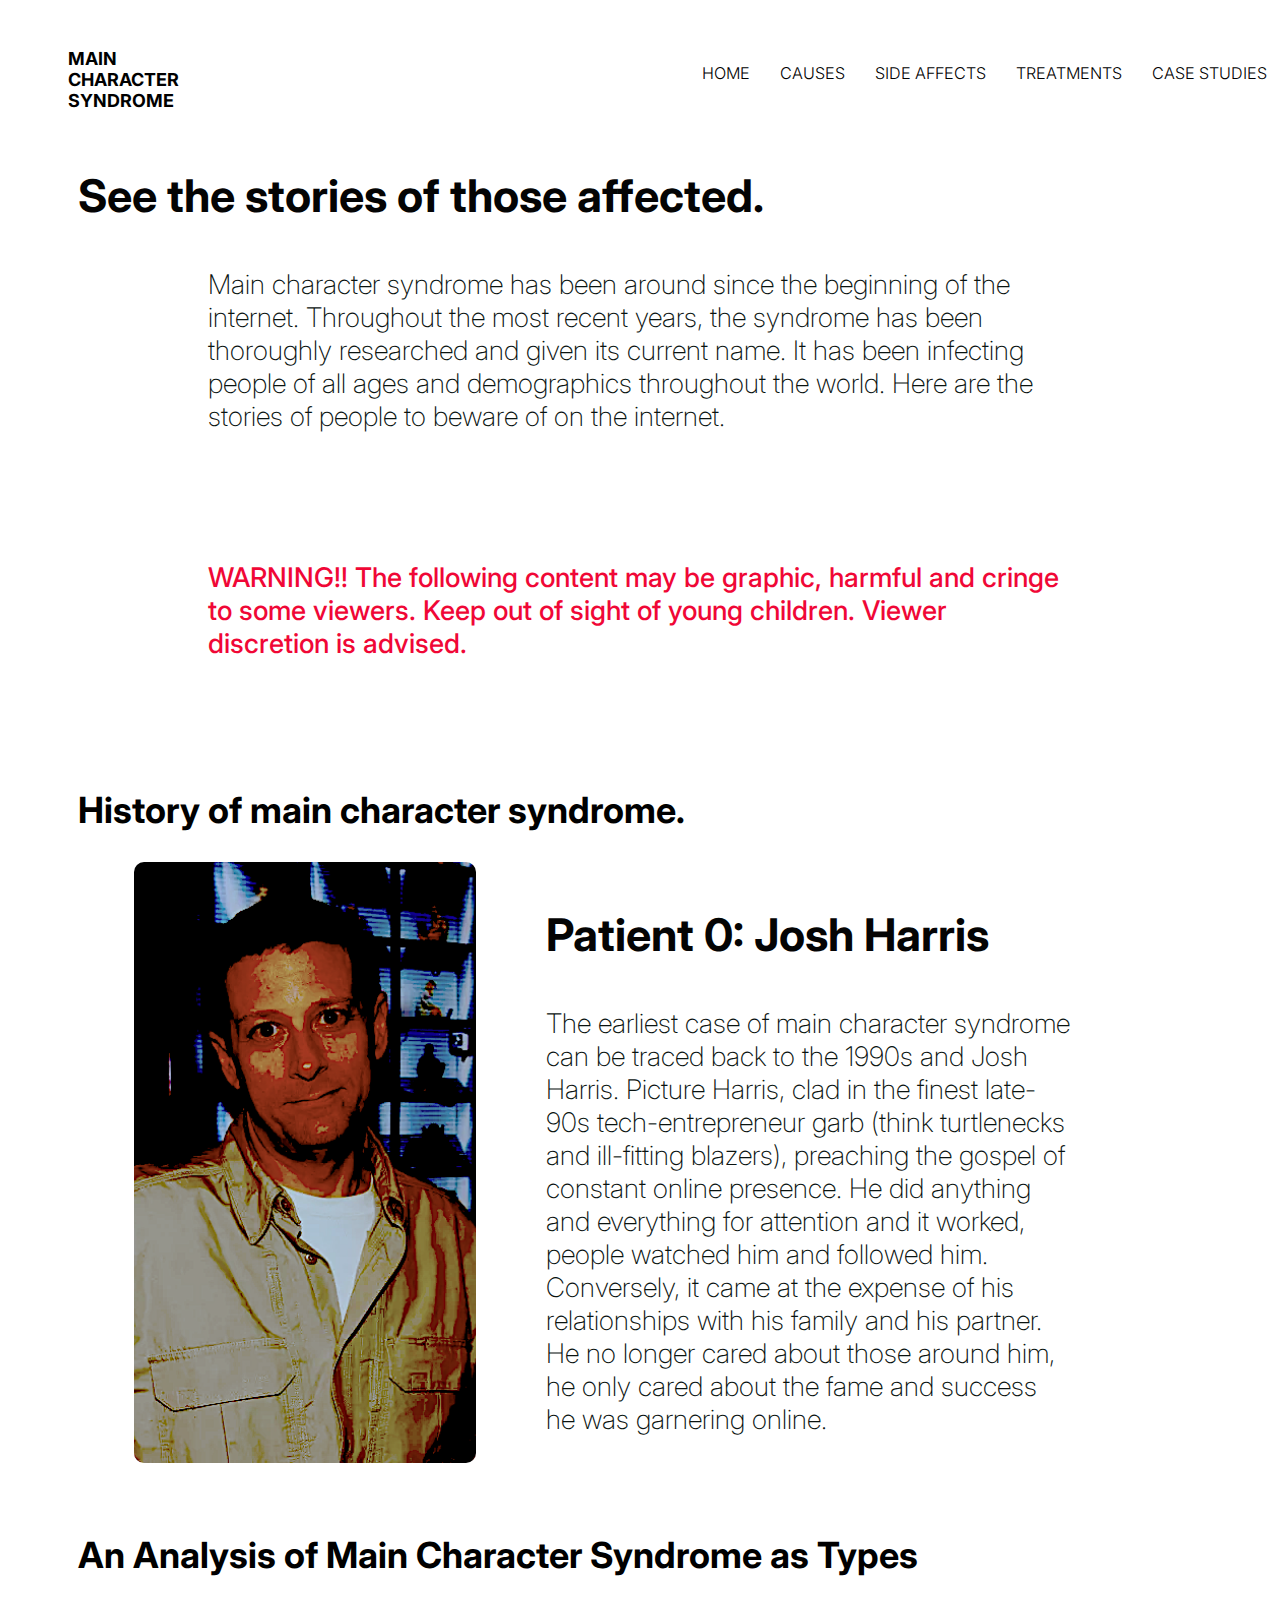
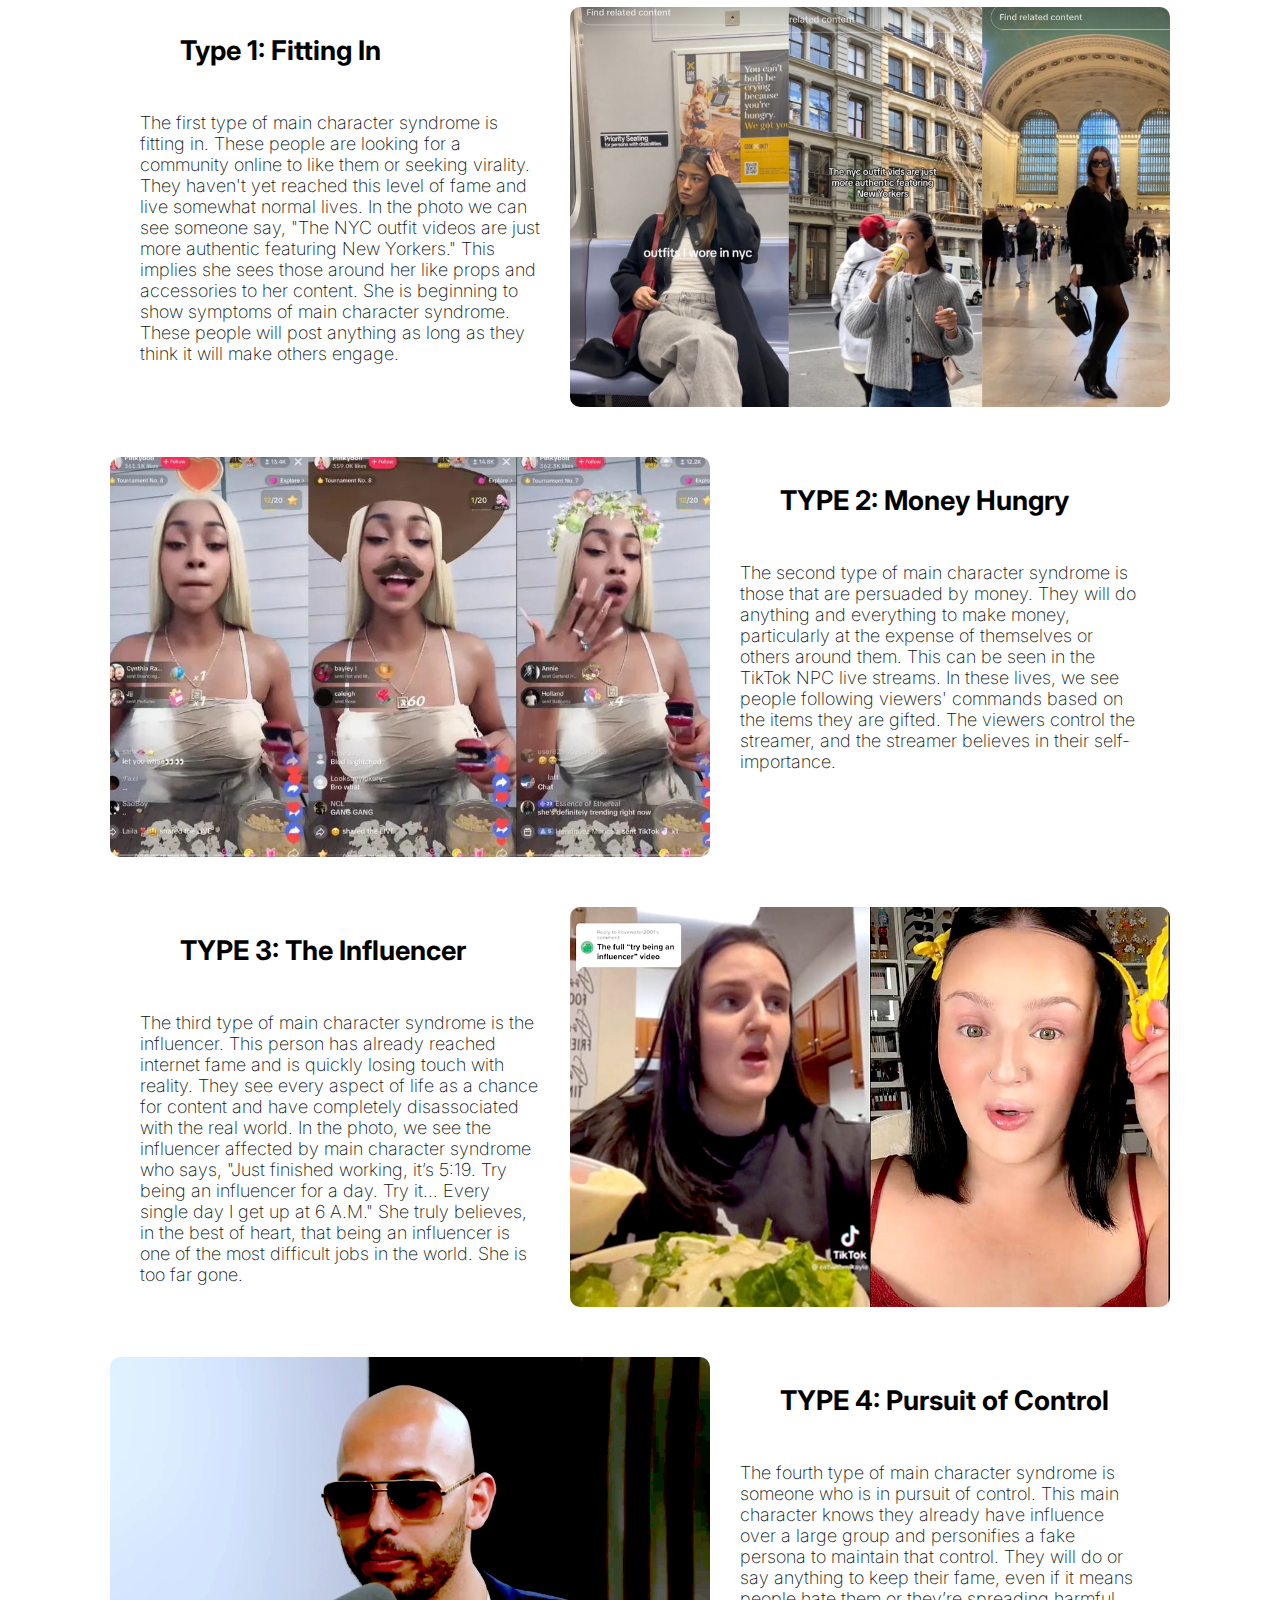
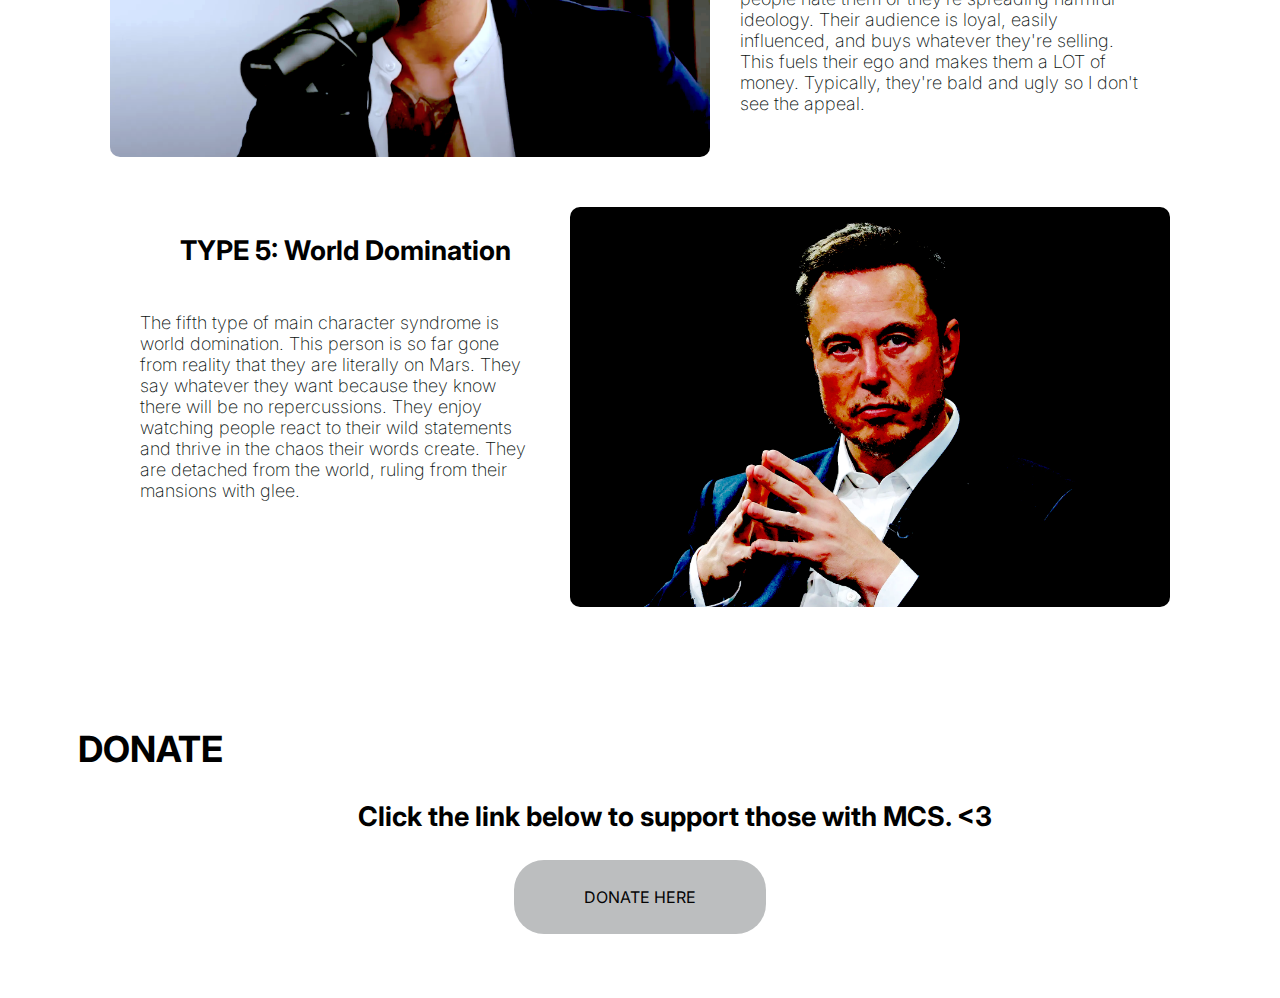
<file: caseStudies.html>
<!DOCTYPE html>
<html>
<head>
	<meta charset="utf-8">
	<link rel="stylesheet" href="style.css">
	<meta name="viewport" content="width=device-width, initial-scale=1">
	<link rel="preconnect" href="https://fonts.googleapis.com">
	<link rel="preconnect" href="https://fonts.gstatic.com" crossorigin>
	<link href="https://fonts.googleapis.com/css2?family=Inter:wght@100;200;300;400;500;600&family=Quicksand:wght@300&display=swap" rel="stylesheet">
	<title>Case Studies</title>
</head>
<body>
	<div class="topbar">
		<h1 class="title"><a href="index.html" class="title"> MAIN CHARACTER SYNDROME </a></h1>
		<div class="navbar">
			<a href="index.html" class="navItem"> HOME</a>
			<a href="causes.html" class="navItem"> CAUSES</a>
			<a href="sideAffects.html" class="navItem"> SIDE AFFECTS</a>
			<a href="treatments.html" class="navItem"> TREATMENTS</a>
			<a href="caseStudies.html" class="navItem"> CASE STUDIES</a>
		</div>
	</div>

	<h3 class="preStatement">See the stories of those affected.</h3>
	<p>Main character syndrome has been around since the beginning of the internet. Throughout the most recent years, the syndrome has been thoroughly researched and given its current name. It has been infecting people of all ages and demographics throughout the world. Here are the stories of people to beware of on the internet.</p>

	<p class="warning">WARNING!! The following content may be graphic, harmful and cringe to some viewers. Keep out of sight of young children. Viewer discretion is advised.</p>

	<h2> History of main character syndrome.</h2>
	<div class="history">
		<img src="/images/joshHarris.png" class="joshImg">
		<div>
			<h3 class="preStatement">Patient 0: Josh Harris</h3>
			<p class="historyBlurb">The earliest case of main character syndrome can be traced back to the 1990s and Josh Harris. Picture Harris, clad in the finest late-90s tech-entrepreneur garb (think turtlenecks and ill-fitting blazers), preaching the gospel of constant online presence. He did anything and everything for attention and it worked, people watched him and followed him. Conversely, it came at the expense of his relationships with his family and his partner. He no longer cared about those around him, he only cared about the fame and success he was garnering online.</p>
		</div>
	</div>

	<br><br>

	<h2> An Analysis of Main Character Syndrome as Types</h2>

	<div class="type2">
		<div class="typeDiv">
			<h3 class="types">Type 1: Fitting In</h3>
			<p class="typeInfo">The first type of main character syndrome is fitting in. These people are looking for a community online to like them or seeking virality. They haven't yet reached this level of fame and live somewhat normal lives. In the photo we can see someone say, "The NYC outfit videos are just more authentic featuring New Yorkers." This implies she sees those around her like props and accessories to her content. She is beginning to show symptoms of main character syndrome. These people will post anything as long as they think it will make others engage.</p>
		</div>
		<img src="/images/fittingIn.png" class="typeImg">
	</div>

	<div class="type1">
		<img src="/images/tiktokNPC.png" class="typeImg">
		<div class="typeDiv">
			<h3 class="types">TYPE 2: Money Hungry</h3>
			<p class="typeInfo">The second type of main character syndrome is those that are persuaded by money. They will do anything and everything to make money, particularly at the expense of themselves or others around them. This can be seen in the TikTok NPC live streams. In these lives, we see people following viewers' commands based on the items they are gifted. The viewers control the streamer, and the streamer believes in their self-importance.</p>
		</div>
	</div>

	<div class="type2">
		<div class="typeDiv">
			<h3 class="types">TYPE 3: The Influencer</h3>
			<p class="typeInfo">The third type of main character syndrome is the influencer. This person has already reached internet fame and is quickly losing touch with reality. They see every aspect of life as a chance for content and have completely disassociated with the real world. In the photo, we see the influencer affected by main character syndrome who says, "Just finished working, it’s 5:19. Try being an influencer for a day. Try it... Every single day I get up at 6 A.M." She truly believes, in the best of heart, that being an influencer is one of the most difficult jobs in the world. She is too far gone.</p>
		</div>
		<img src="/images/influencer.jpg" class="typeImg">
	</div>

	<div class="type1">
		<img src="/images/tate.png" class="typeImg">
		<div class="typeDiv">
			<h3 class="types">TYPE 4: Pursuit of Control</h3>
			<p class="typeInfo">The fourth type of main character syndrome is someone who is in pursuit of control. This main character knows they already have influence over a large group and personifies a fake persona to maintain that control. They will do or say anything to keep their fame, even if it means people hate them or they’re spreading harmful ideology. Their audience is loyal, easily influenced, and buys whatever they're selling. This fuels their ego and makes them a LOT of money. Typically, they're bald and ugly so I don't see the appeal.</p>
		</div>
	</div>

	<div class="type2">
		<div class="typeDiv">
			<h3 class="types">TYPE 5: World Domination</h3>
			<p class="typeInfo">The fifth type of main character syndrome is world domination. This person is so far gone from reality that they are literally on Mars. They say whatever they want because they know there will be no repercussions. They enjoy watching people react to their wild statements and thrive in the chaos their words create. They are detached from the world, ruling from their mansions with glee.</p>
		</div>
		<img src="/images/elon.png" class="typeImg">
	</div>

	<br><br>

	<h2>DONATE</h2>
	<div>
		<h3 class="donate">Click the link below to support those with MCS. <3</h3>
		<a href="https://www.venmo.com/u/Jenesisb" class="donateButton">DONATE HERE</a>
	</div>
</body>
</html>
</file>
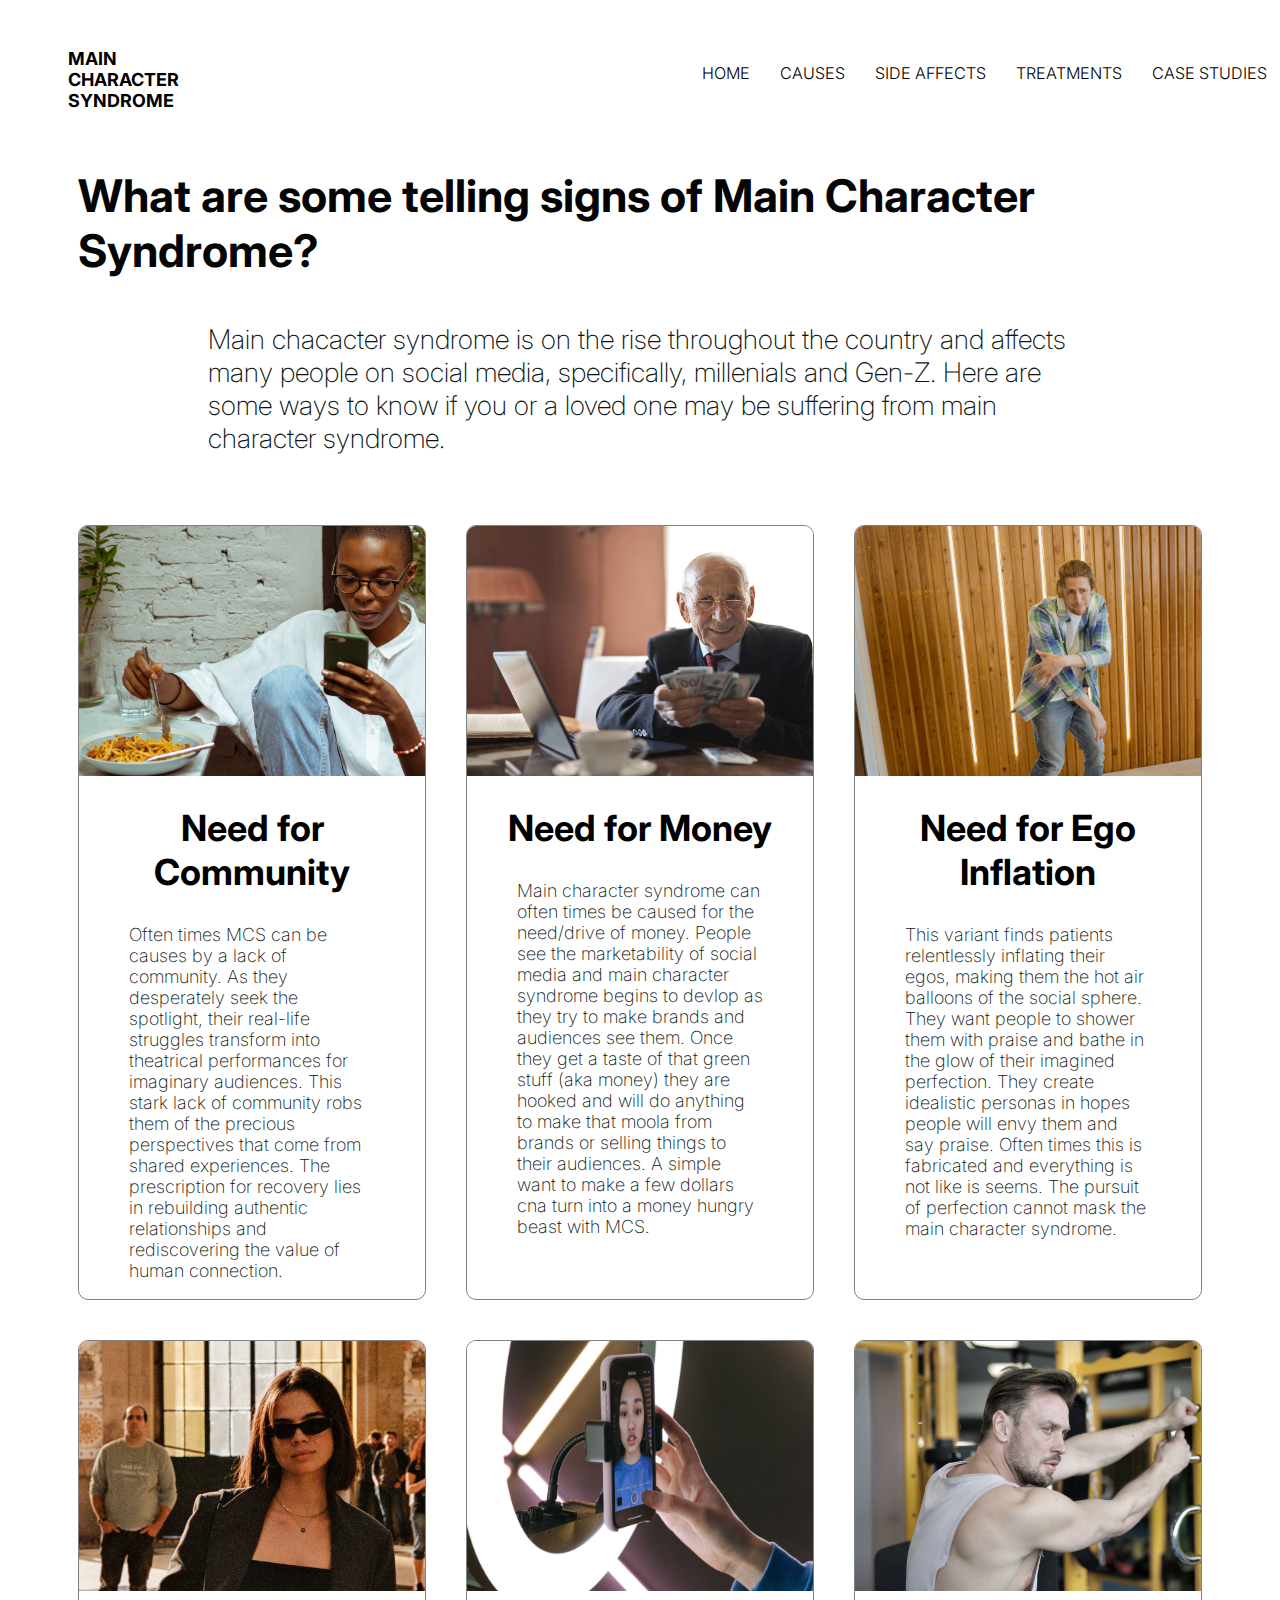
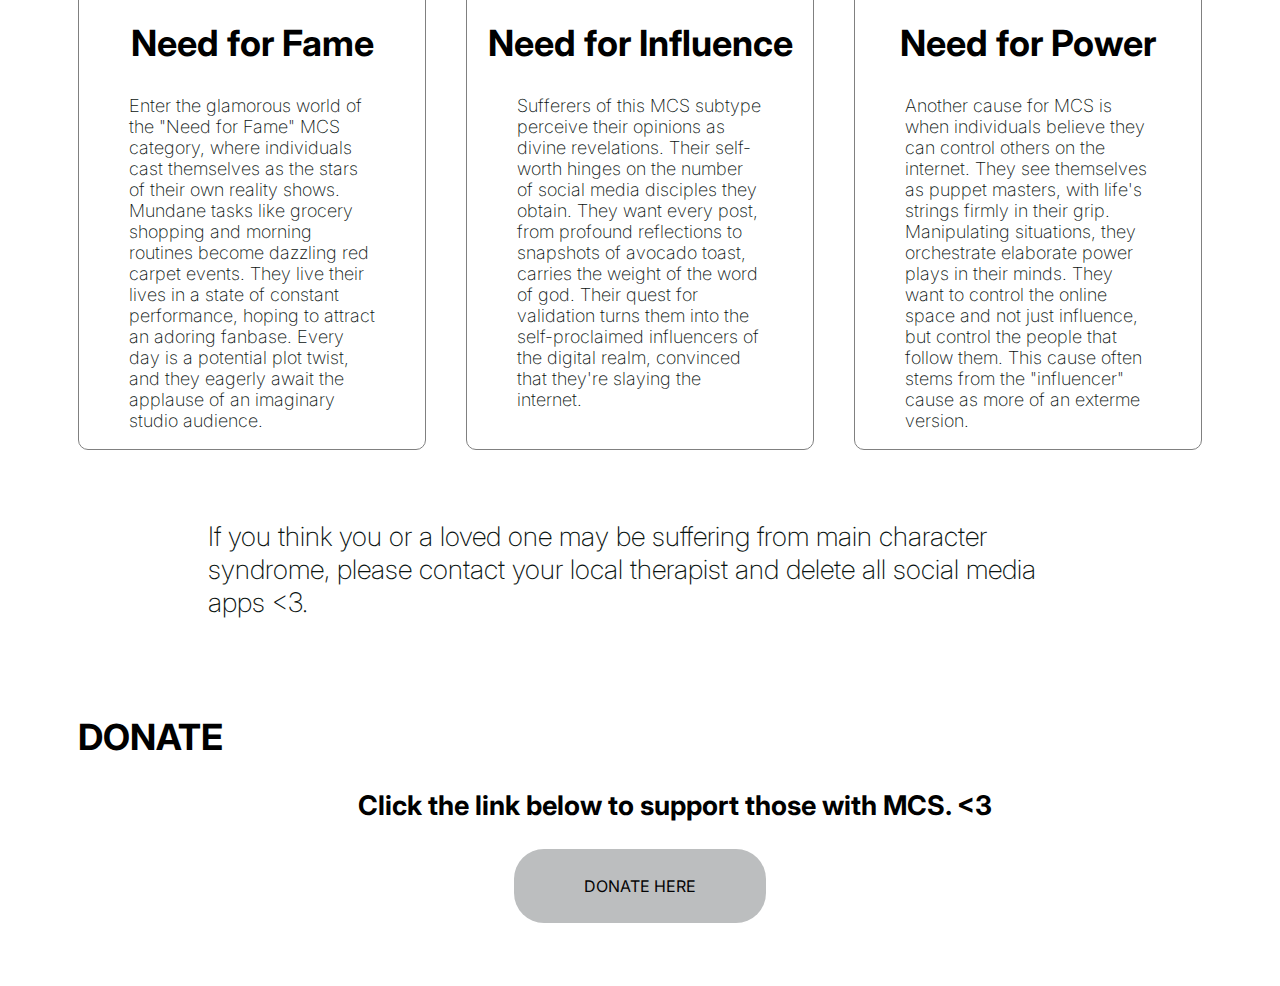
<file: causes.html>
<!DOCTYPE html>
<html>
<head>
	<meta charset="utf-8">
	<link rel="stylesheet" href="style.css">
	<meta name="viewport" content="width=device-width, initial-scale=1">
	<link rel="preconnect" href="https://fonts.gstatic.com" crossorigin>
	<link href="https://fonts.googleapis.com/css2?family=Inter:wght@100;200;300;400;500;600&family=Quicksand:wght@300&display=swap" rel="stylesheet">
	<title>Causes</title>
</head>
<body>
	<div class = "topbar">
		<h1 class = "title"><a href="index.html" class = "title"> MAIN CHARACTER SYNDROME </a></h1>
		<div class = "navbar">
			<a href="index.html" class = "navItem"> HOME</a>
			<a href="causes.html" class = "navItem"> CAUSES</a>
			<a href="sideAffects.html" class = "navItem"> SIDE AFFECTS</a>
			<a href="treatments.html" class = "navItem"> TREATMENTS</a>
			<a href="caseStudies.html" class = "navItem"> CASE STUDIES</a>
		 </div>
	</div>
	
	<h3 class = "preStatement"> What are some telling signs of Main Character Syndrome?</h3>
	<p> Main chacacter syndrome is on the rise throughout the country and affects many people on social media, specifically, millenials and Gen-Z. Here are some ways to know if you or a loved one may be suffering from main character syndrome.</p>
	<div class = "causes">
	<div class = "causeItem">
		<img src= "images/onPhone.jpg" class = "causeImg">
		<h2 class = "cause" > Need for Community </h2>
		<p class = "causeInfo"> Often times MCS can be causes by a lack of community. As they desperately seek the spotlight, their real-life struggles transform into theatrical performances for imaginary audiences. This stark lack of community robs them of the precious perspectives that come from shared experiences. The prescription for recovery lies in rebuilding authentic relationships and rediscovering the value of human connection.  </p>
	</div>

	<div class = "causeItem">
		<img src= "images/money.jpg" class = "causeImg">
		<h2 class = "cause" > Need for Money </h2>
		<p class = "causeInfo">Main character syndrome can often times be caused for the need/drive of money. People see the marketability of social media and main character syndrome begins to devlop as they try to make brands and audiences see them. Once they get a taste of that green stuff (aka money) they are hooked and will do anything to make that moola from brands or selling things to their audiences. A simple want to make a few dollars cna turn into a money hungry beast with MCS.</p>
	</div>

	<div class = "causeItem">
		<img src= "images/manDancing.jpg" class = "causeImg">
		<h2 class = "cause" > Need for Ego Inflation</h2>
		<p class = "causeInfo">This variant finds patients relentlessly inflating their egos, making them the hot air balloons of the social sphere. They want people to shower  them with praise and bathe in the glow of their imagined perfection. They create idealistic personas in hopes people will envy them and say praise. Often times this is fabricated and everything is not like is seems. The pursuit of perfection cannot mask the main character syndrome.</p>
	</div>

	<div class = "causeItem">
		<img src= "images/posing.jpg" class = "causeImg">
		<h2 class = "cause" > Need for Fame</h2>
		<p class = "causeInfo">Enter the glamorous world of the "Need for Fame" MCS category, where individuals cast themselves as the stars of their own reality shows. Mundane tasks like grocery shopping and morning routines become dazzling red carpet events. They live their lives in a state of constant performance, hoping to attract an adoring fanbase. Every day is a potential plot twist, and they eagerly await the applause of an imaginary studio audience.</p>
	</div>

	<div class = "causeItem">
		<img src= "images/ringLight.jpg"class = "causeImg">
		<h2 class = "cause" > Need for Influence</h2>
		<p class = "causeInfo">Sufferers of this MCS subtype perceive their opinions as divine revelations. Their self-worth hinges on the number of social media disciples they obtain. They want every post, from profound reflections to snapshots of avocado toast, carries the weight of the word of god. Their quest for validation turns them into the self-proclaimed influencers of the digital realm, convinced that they're slaying the internet.</p>
	</div>
	<div class = "causeItem">
		<img src= "images/gymBro.jpg"class = "causeImg">
		<h2 class = "cause" > Need for Power</h2>
		<p class = "causeInfo"> Another cause for MCS is when individuals believe they can control others on the internet.  They see themselves as puppet masters, with life's strings firmly in their grip. Manipulating situations, they orchestrate elaborate power plays in their minds. They want to control the online space and not just influence, but control the people that follow them. This cause often stems from the "influencer" cause as more of an exterme version.</p>
	</div>
</div>

	<p> If you think you or a loved one may be suffering from main character syndrome, please contact your local therapist and delete all social media apps <3.</p>

<br><br>

<h2> DONATE </h2>
<div>
	<h3 class = "donate">  Click the link below to support those with MCS. <3 </h3>
	<a href = "https://www.venmo.com/u/Jenesisb" class = "donateButton" >  DONATE HERE</a>
</div>
</body>
</html>
</file>
<file: style.css>
body{
	background-color: 0;
	font-family: 'Inter', sans-serif;

}
h1{
	margin-top: 40px;
	margin-left: 60px;
}
h2{
	margin-left: 70px;
	font-size: 4vh;
	color: #000000 ;
}
h3{
	font-size: 5vh;
	margin-left: 70px;


}
p{
	font-size: 3vh;
	padding-left: 200px;
	padding-right: 200px;
	color: #0a1310 ;
	font-weight: 200;
}
li{
	display: flex;
	align-items: left;
	font-size: 2vh;
}
.topbar{
	display: flex;
	justify-content: space-between;
}

.navbar{
	display: flex;
	justify-content: space-between;
	font-weight: 300;
}
.navItem{
	text-decoration: none;
	color: #000;
	padding: 5px;
	font-size: 1.8vh;
	margin-top: 50px;
	margin-left: 20px;
}
.navItem:hover{
	color:#3f3fd1
}

.title{
	text-decoration: none;
	color: #000;
	font-size: 2vh;
	width: 100px;
	will-change: 500;
	
}

/* INDEX PAGE  */

.navbarHome{
	display: flex;
	justify-content: space-around;
	margin-left: 500px;
	font-weight: 300;
	
}

.mcsImg{
	margin-left: 15%;
	text-align: center;
	margin-right: 10%;
	object-fit: cover;
	width: 70vw;
	height: 55vh;
	border-radius: 10px;
}
.mainTitle{
	font-weight: 700;
	font-size: 9vh;
	margin-bottom: 0;
	padding-bottom: 0;

}

.bigWords1, .bigWords2, .bigWords3{
	padding-top: 0;
	margin-top: 0;
	margin-bottom: 0;
	font-weight: 700;
	font-size: 9vh;
	padding-bottom:0;
}
.steps{
	display: flex;
	flex-direction: column;
}
.stepItem a{
	font-size: 3vh;
	color:rgb(68, 68, 68);
	text-decoration: none;
	padding: 20px;
	border-radius: 20px;
	padding-bottom: 5px;
}

.stepItem a:hover{
	color: #5f696b;
}
.pageDescription{
	padding-left: 80px;
	font-size: 2.5vh;
	text-align: left;
}

/* QUIZ SECTION */
.quizDiv {
	display: flex;
	flex-direction: column;
	align-items: center;
	background-color: #f3f3f3;
	border: 2px solid #ccc;
	border-radius: 12px;
	padding: 40px;
	width: 50%;
	margin: 40px auto;
	box-shadow: 0 4px 12px rgba(0, 0, 0, 0.1);
  }
  
  .quizSub {
	color: #444;
	font-size: 2.5vh;
	text-align: center;
	margin-bottom: 20px;
  }
  
  #quiz {
	text-align: center;
	width: 100%;
  }
  
  #question {
	font-size: 3vh;
	margin-bottom: 10px;
	font-weight: 600;
  }
  
  #answer {
	width: 60%;
	padding: 10px;
	font-size: 2vh;
	border: 1px solid #aaa;
	border-radius: 8px;
	margin-top: 10px;
	margin-bottom: 20px;
  }
  
  #submit,
  #next,
  #try-again {
	padding: 10px 20px;
	font-size: 2vh;
	background-color: #d7d8db;
	border: none;
	border-radius: 8px;
	cursor: pointer;
	margin: 10px;
	transition: background-color 0.2s ease;
  }
  
  #submit:hover,
  #next:hover,
  #try-again:hover {
	background-color: #bbb;
  }
  
  #result {
	font-size: 2.5vh;
	font-weight: 500;
	color: #1a1a1a;
	text-align: center;
	margin-top: 20px;
  }
  
#submit{
	width: 100px;
	background-color:hsla(0, 0%, 88%, 0.749);
	border: 1px solid rgb(158, 158, 158);
	border-radius: 5px;
}

#try-again{
	margin-left: 10%;
}

.treatmentDiv{
	display: flex; 
	flex-direction: column;
	justify-content: center;
	margin-left: 5%;
	margin-right: 5%;

}
.treatmentInfo a{
	font-size: 3vh;
	margin-top: 0;
	font-weight: 300;
	color: #000;
	text-decoration: none;
}

.num{
	font-size: 6vh;
	font-weight: 700;
	
}
.stepInfo{
	width: 20px;
}
.stepCap{
	padding:0;
	margin:0;
	margin-left: 7%;
	margin-bottom: 3%;
	text-align: center;
	font-weight: 400;
}

.grid-container {
    display: grid;
    grid-template-columns: repeat(3, 1fr);
    grid-template-rows: repeat(2, 1fr); 
    gap: 50px; 
	margin-left: 13%;
	margin-right: 15%;
}

.grid-item {
	border-radius: 10px;
    background-color: rgba(236, 235, 235, 0); 
    border: 1px solid #ccc; 
    padding: 20px; 
    text-align: center;
    display: flex; 
    align-items: center; 
    justify-content: center; 
	width: 20vw; 
	height: 20vh;
	font-size: 4vh;
	font-weight: 500;
	color:rgb(255, 255, 255);
	text-shadow: 2px 2px 3px rgb(0, 0, 0);
}


.glide__track{
	margin-left: 6%;
	margin-right: 6%;
}
.glide__slide{
	display: flex;
	justify-content: center;
	padding:0;
	margin:0;

  }
  
  .glide__slide img {
	width: 350px; 
	height: 500px; 
	border-radius: 10px;
	object-fit: cover; 
  
  }

  .glide__arrow {
    background-color: gray; /* Gray background */
    color: rgb(85, 82, 82);          /* White text */
    border: none;
    padding: 10px;
    position: absolute;
    top: 50%;
    cursor: pointer;
    font-size: 16px; /* Adjust font size as needed */
}

.glide__arrow--left {
    left: 10px;
}

.glide__arrow--right {
    right: 10px;
}

.glide__arrow:hover {
    background-color: rgb(214, 214, 214); /* Slightly darker gray on hover */
}

.glide__slide2:hover{
	background-color: #cdcdcd;
  }

#item1 {
	background-image: url("images/onPhone.jpg");
	opacity: 0.8;
	background-size: 20vh;
	z-index: 0;
}
#item2{
	background-image: url("images/money.jpg");
	background-size: 40vh;
	opacity: 0.8;
}

#item3{
	background-image: url("images/manDancing.jpg");
	background-size: 50vh;
	opacity: 0.8;
}

#item4{
	background-image: url("images/posing.jpg");
	background-size: 30vh;
	opacity: 0.8;
}

#item5{
	background-image: url("images/ringLight.jpg");
	background-size: 35vh;
	opacity: 0.8;
}

#item6{
	background-image: url("images/gymBro.jpg");
	background-size: 40vh;
	opacity: 0.8;
}

.glide__slide2{
	display: flex;
	text-decoration: none;
	text-align: left;
	font-size: 3vh;
	border: 2px solid rgb(200, 200, 200);
	color:rgb(255, 255, 255);
	border-radius: 10px;
	font-weight: 500;
	font-size: 3.5vh;
	width: 25vw;
	height: 60vh;
	white-space: normal;
	padding: 3%;
	text-shadow: 2px 2px 3px #000;
  }

  .glide__slides a{
	text-decoration: none;
  }

 .glide__slides li{
	margin: 3% ;
  }



#affect1 {
	background-image: url("images/cameraScreen.jpg");
	opacity: 0.9;
	background-size: 80vh;
}
#affect2{
	background-image: url("images/lookingAtPhone.jpg");
	background-size: 40vh;
	opacity: 0.9;
}

#affect3{
	background-image: url("images/diss.jpg");
	background-size: 120vh;
	opacity: 0.9;
}

#affect4{
	background-image: url("images/sohoGal.jpg");
	background-size: 70vh;
	opacity: 0.9;
}

#affect5{
	background-image: url("images/notAware.jpg");
	background-size: 90vh;
	opacity: 0.9;
}

#affect6{
	background-image: url("images/podcast.jpg");
	background-size: 120vh;
	opacity: 0.9;
}

#item1:hover, #item2:hover, #item3:hover, #item4:hover,#item5:hover,#item6:hover{
	opacity: 1;
	transition: transform .2s;
	width: 22vw; 
	height: 24vh;

}
 #item1 a,  #item2 a,  #item3 a,  #item4 a, #item5 a, #item6 a{
	opacity: 1;
	z-index: 1;
	color: rgb(255, 255, 255);
	text-shadow: 2px 2px 3px #000;
	text-decoration: none;
 }

 .csDiv{
	margin: 0;
 }

 .csInfo{
	margin: 0;
	padding:0;
	padding-left: 2%;
	padding-bottom: 2%;
	text-align: center;
	font-weight: 400;
 }

.steps .grid-item:hover a {
    transform: scale(1.2);
    z-index: 1; 
}

.treatmentStuff{
	display: flex;
	justify-content: center;
	margin-left: 10%;
}

.treatmentPic{
	object-fit: cover;
	width: 25vw;
	height: 70vh;
	border-radius: 10px;
}

.treatmentDiv{
	display: flex; 
	flex-direction: column;
	margin-left: 0;
	margin-bottom: 6%;

}


.donate{
	font-size: 3vh;
	text-align: center;
}

.donateButton{
	display: flex;
	text-decoration: dashed;
	justify-content: center;
	align-items: center;
	padding: 3vh;
	color: #040404;
	background-color: #bcbebf;
	margin-left: 40%;
	margin-right: 40%;
	margin-bottom: 5%;
	border-radius: 30px;
}
.donateButton:hover{
	background-color: #6d6d6d;
}

/* CAUSES PAGE */


.preStatement{
	font-size: 5vh;
	color: #040404;

}
.causes{
	display: grid;
	grid-template-columns: repeat(3, 1fr);
	margin:50px;
	
}
.causeItem{
	padding:0;
	border: 1px solid rgb(128, 128, 128);
	margin: 20px;
	overflow: hidden;
	border-radius: 10px;
}

.causeImg{
	display: flex;
	object-fit: cover;
	width: 425px;
	height: 250px;

}
.causeInfo{
	padding-left: 50px;
	padding-right: 50px;
	font-size: 2vh;
}
.cause{
	text-align: center;
	margin-left: 0;
}
.glide__arrow {
    background: #040303;
    border: none;
    padding: 10px;
    position: absolute;
    top: 50%;
    transform: translateY(-50%);
    cursor: pointer;
}

.glide__arrow--left {
    left: 10px;
}

.glide__arrow--right {
    right: 10px;
}


/*  Side Affects Page */

.sideAffectDiv{
	display: grid;
	grid-template-rows: 1fr; 
	margin-left: 13%;
	margin-right: 13%;
	margin-bottom: 3%;
	margin-top: 7%;
	height: 40vh ;
	border:1px solid gainsboro;
	border-radius: 10px;overflow: hidden;

}
.warning{
	color: #f00736;
	font-size: 3vh;
	font-weight: 500;
	margin-top: 10vw;
	margin-bottom: 10vw;
}
.affectTitle{
	display: flex;
	align-items: center;
	text-align: center;
	margin:0;
	padding: 0;
	font-size: 4vh;
	border-radius: 10px;
	margin-left: 6%;
	padding-left: 10%;
	padding-right: 10%;
}
.affectInfo{
	font-size: 2.5vh;
	margin-left: 8%;
	margin-right: 6%;
	margin-bottom: 7%;
}

.affectImg{
	object-fit: cover;
	width: 100%;
	height: 40vh;
}

/*  Treatments Page */


.treatments{
	font-size: 3vh;
}
.treat{
	margin-top: 5%;
}
.subTreat{
	display: flex;
	justify-content: center;
	margin-left: 7%;
	margin-right: 7%;
	border: 1px solid rgb(136, 134, 134);
	overflow: hidden;
	border-radius: 10px;
	align-items: center;
	
}

.treatImg{
	object-fit: cover;
	width: 70vh;
	height: 50vh;
}
.treatInfo{
	font-size: 2.5vh;
	padding: 10px;

}

/*  Case Studies Page */

.history{
	display: flex;
	margin-left: 10%;
}
.historyBlurb{
	padding-left: 70px;
}
.joshImg{
	object-fit: cover;
	width: 30%;
	border-radius: 10px;
}
.typeDiv{
	display: flex;
	flex-direction: column;
}

.type1{
	display: flex;
	justify-content: center;
	margin-bottom: 50px;

}
.type2{
	display: flex;
	justify-content: center;
	margin-bottom: 50px;
}
.types{
	font-size: 3vh;
}
.typeInfo{
	font-size: 2vh;
	padding-left: 30px;
	padding-right: 30px;
	height: 200px;
	width: 400px;

}
.typeImg{
	object-fit: cover;
	width: 600px;
	height: 400px;
	border-radius: 10px;
}
</file>
